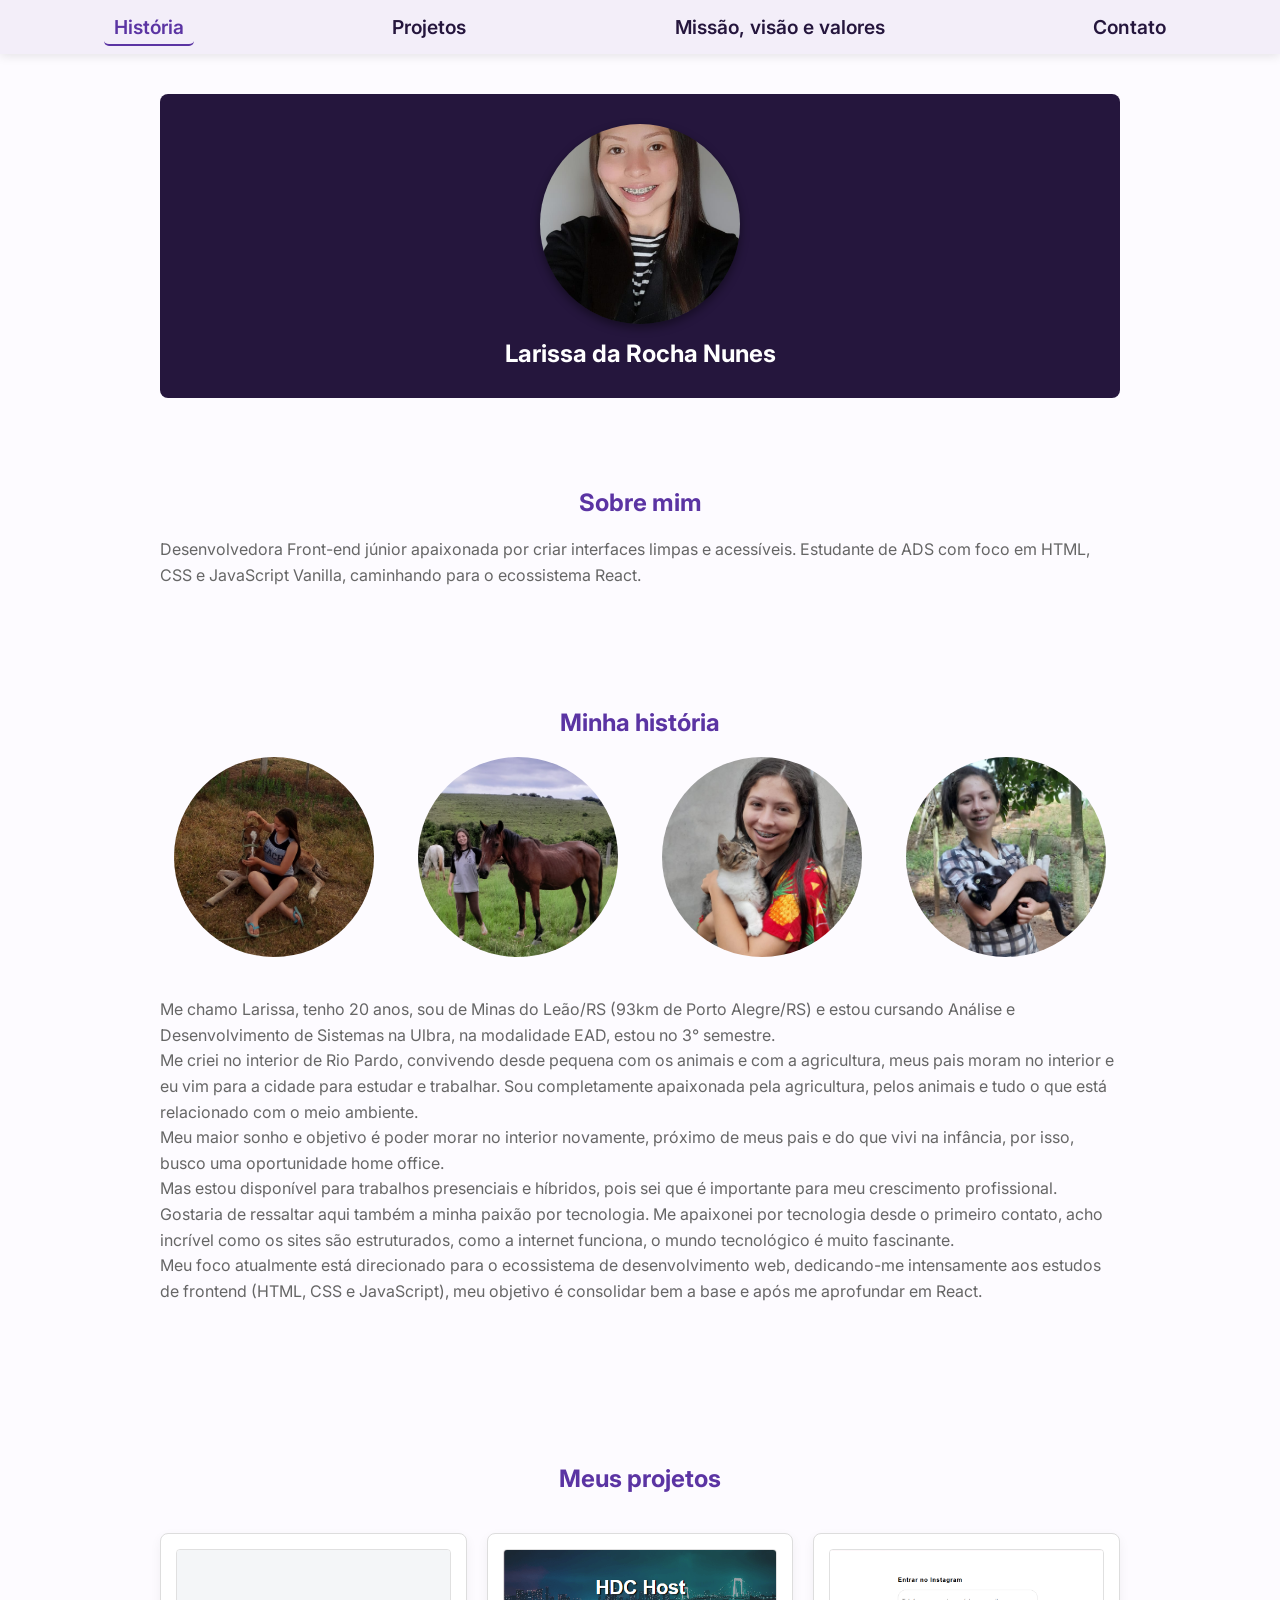
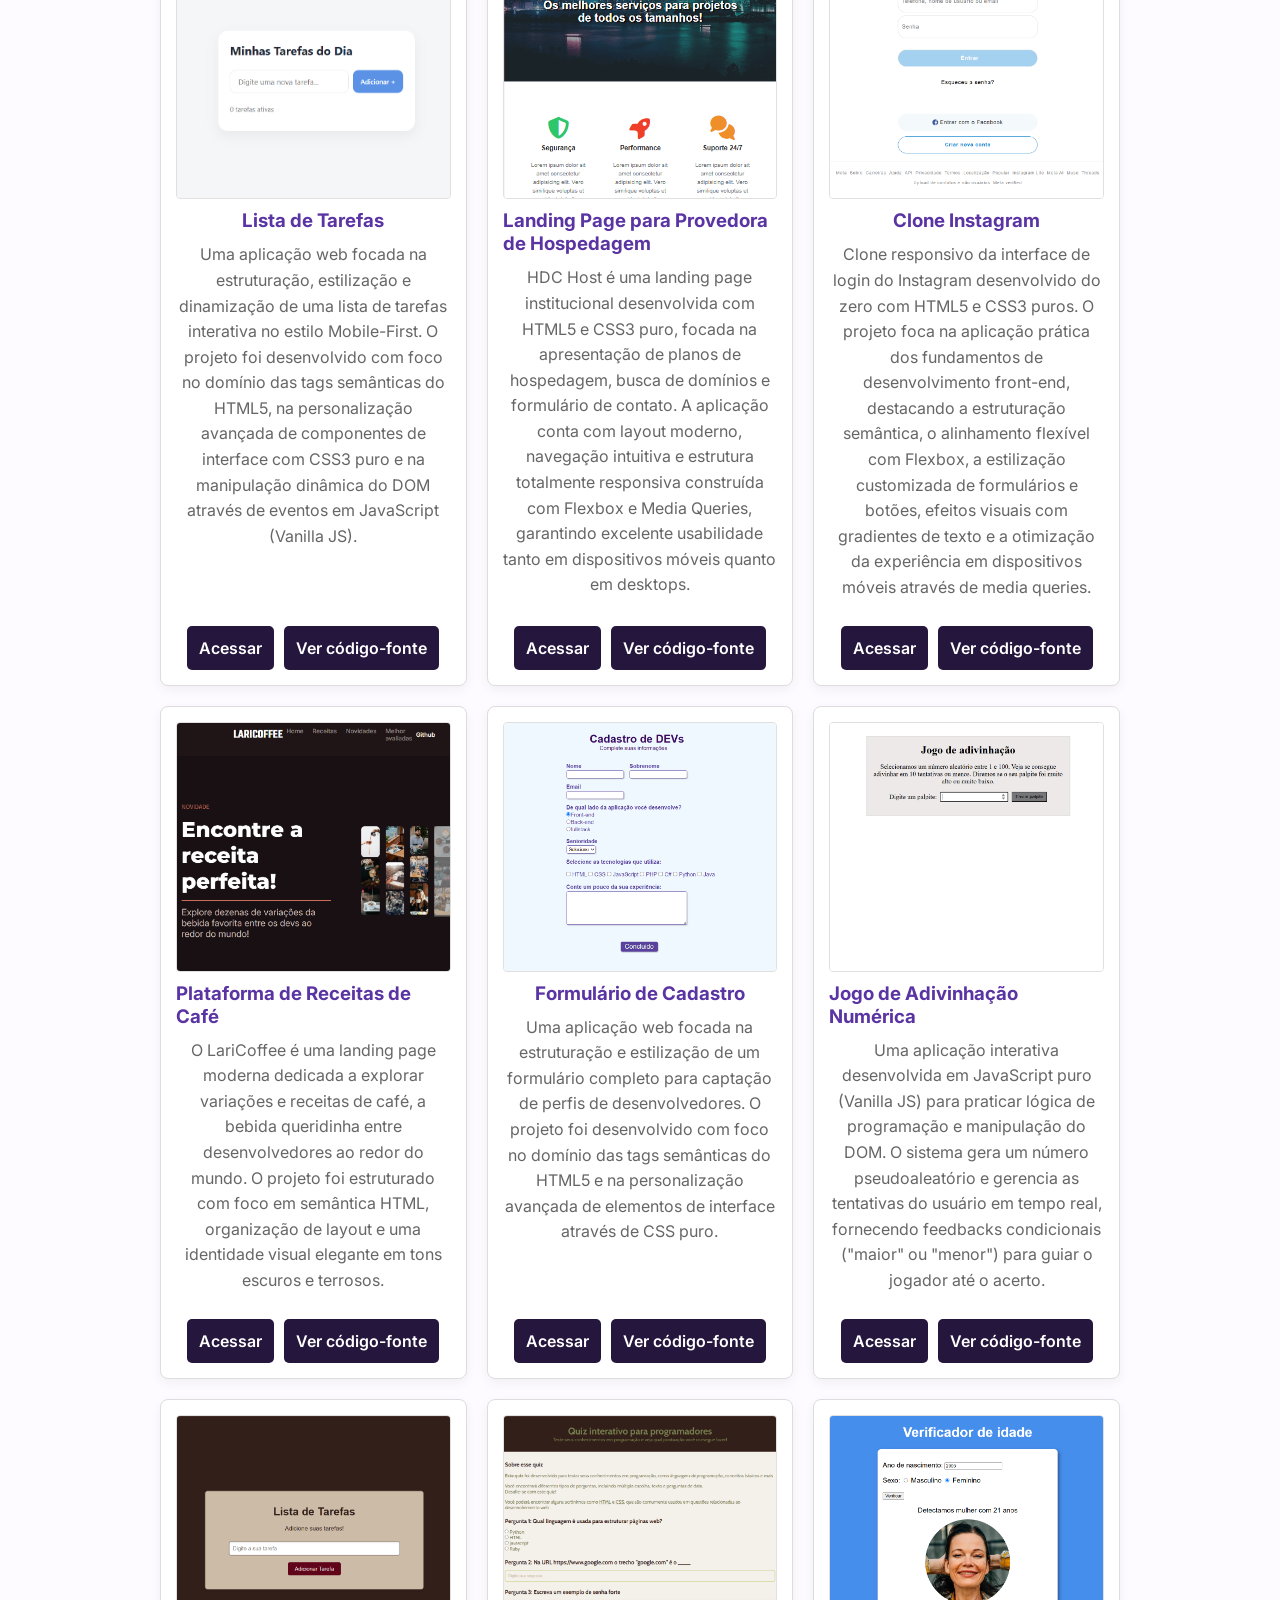
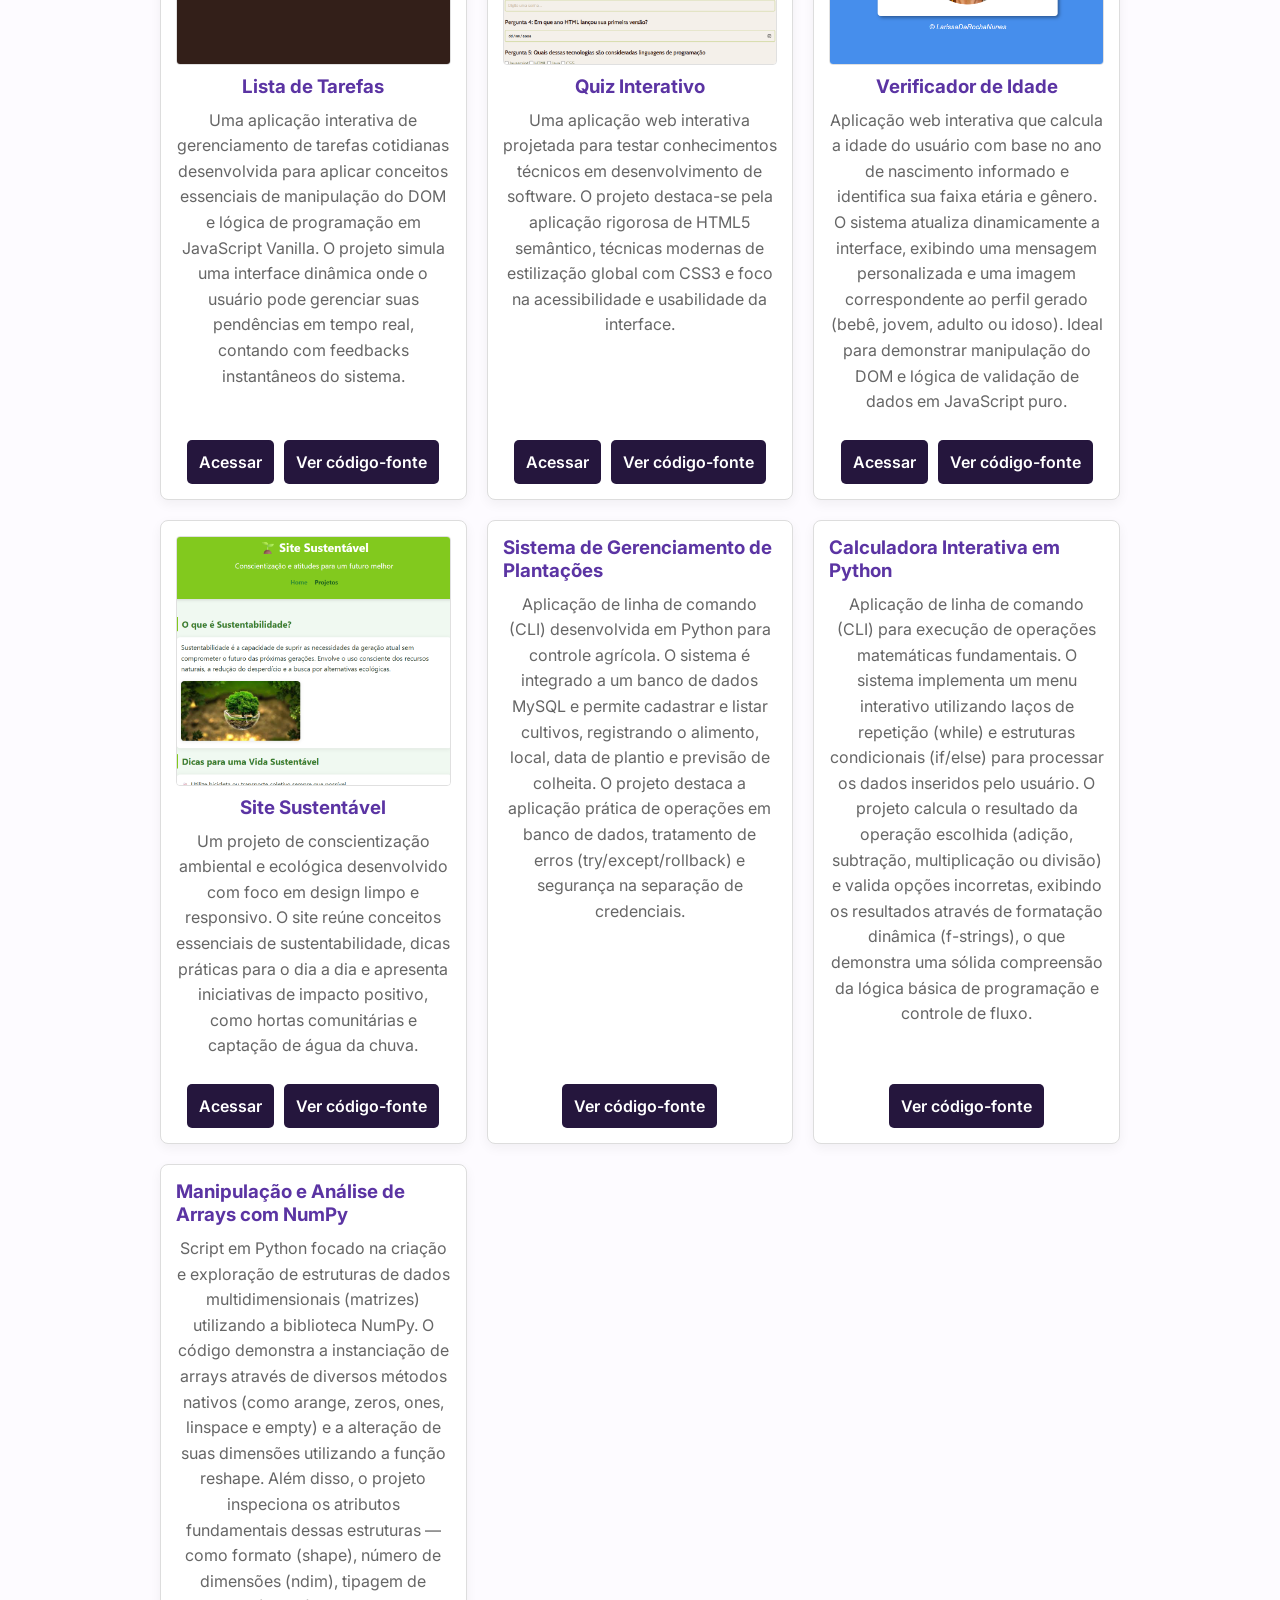
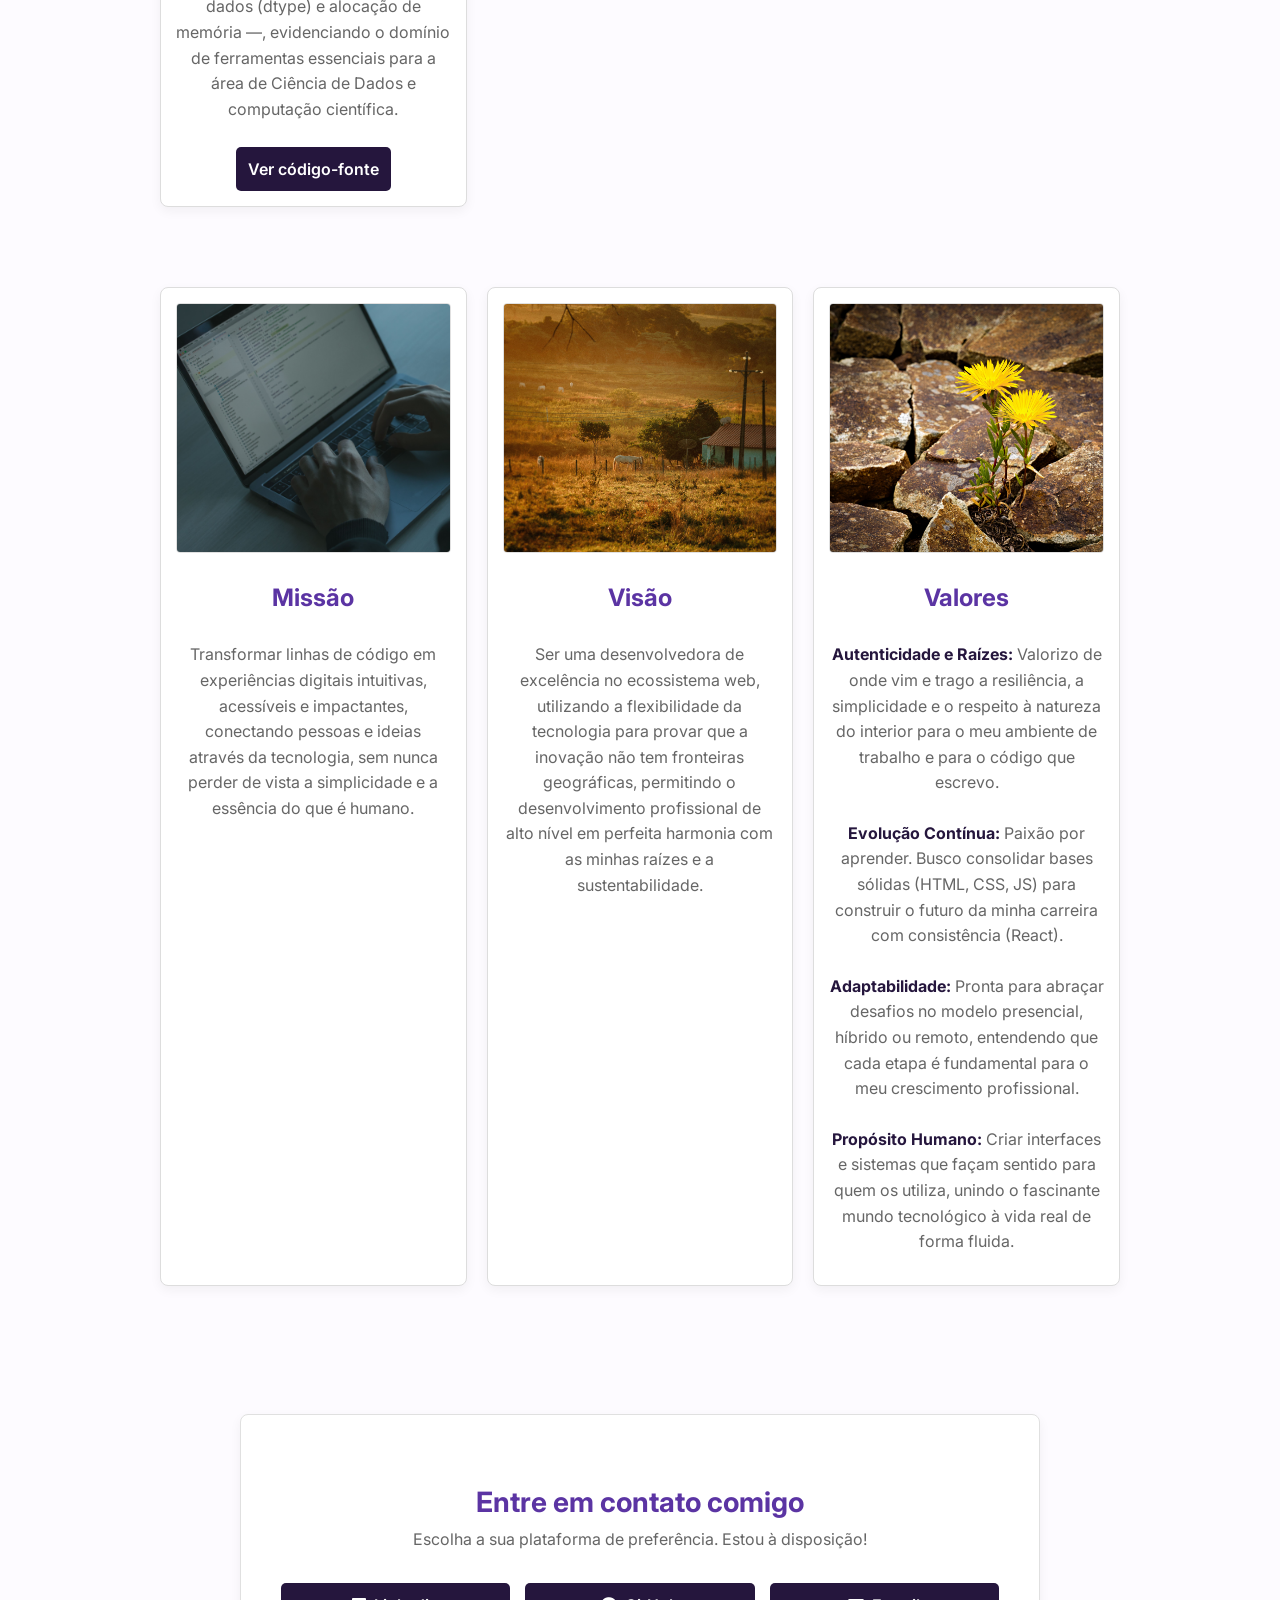
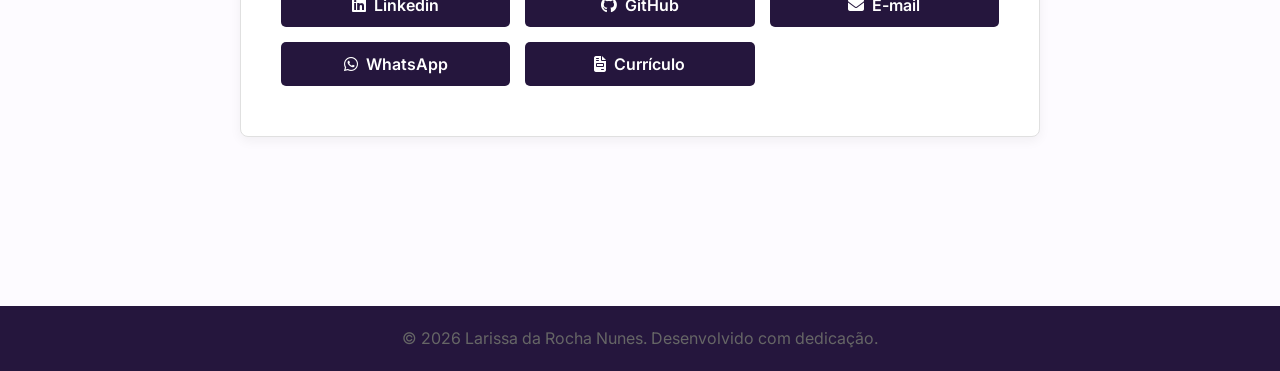
<file: index.html>
<!DOCTYPE html>
<html lang="pt-br">
<head>
    <meta charset="UTF-8">
    <meta name="viewport" content="width=device-width, initial-scale=1.0">
    <title>Portfólio Larissa da Rocha Nunes</title>
    <link rel="stylesheet" href="style.css">
    <link rel="shortcut icon" href="imagens/octocat-icone.png" type="image/x-icon">
    <link rel="stylesheet" href="https://cdnjs.cloudflare.com/ajax/libs/font-awesome/6.4.0/css/all.min.css">
</head>
<body>
    <nav id="menu">
        <!--Menu criado com JS -->
    </nav>

    <main>
        <section id="historia">
            <header>
                <img id="foto-principal" src="imagens/foto-larissa.jpeg" alt="Larissa, desenvolvedora       front-end, olhando para a câmera">
                <h1>Larissa da Rocha Nunes</h1>
            </header>
                
                <section>
                    <h2>Sobre mim</h2>
                    <p class="texto">Desenvolvedora Front-end júnior apaixonada por criar interfaces limpas e acessíveis. Estudante de ADS com foco em HTML, CSS e JavaScript Vanilla, caminhando para o ecossistema React.</p> 

                </section>
                
                <section>
                    <h2>Minha história</h2>
                    <div class="imagens-secundarias">
                        <img src="imagens/foto-larissa-fazenda.jpg" alt="Larissa sentada em um gramado, sorrindo, juntamente com um cavalo filhote, Larissa está acariciando o cavalo.">
                        <img src="imagens/foto-larissa-fazenda02.jpg" alt="Larissa sorrindo ao lado de um cavalo, em um campo verde e outro cavalo pastando ao fundo.">
                        <img src="imagens/foto-larissa-fazenda03.jpeg" alt="Larissa sorrindo com um gatinho no colo.">
                        <img src="imagens/foto-larissa-fazenda04.jpeg" alt="Larissa sorrinho com um gatinho deitado em seu colo.">
                    </div>
                    <div class="texto">
                        <p>Me chamo Larissa, tenho 20 anos, sou de Minas do Leão/RS (93km de Porto Alegre/RS) e estou cursando Análise e Desenvolvimento de Sistemas na Ulbra, na modalidade EAD, estou no 3° semestre.</p>
                        <p>Me criei no interior de Rio Pardo, convivendo desde pequena com os animais e com a agricultura, meus pais moram no interior e eu vim para a cidade para estudar e trabalhar. Sou completamente apaixonada pela agricultura, pelos animais e tudo o que está relacionado com o meio ambiente.</p>
                        <p>Meu maior sonho e objetivo é poder morar no interior novamente, próximo de meus pais e do que vivi na infância, por isso, busco uma oportunidade home office.</p>
                        <p>Mas estou disponível para trabalhos presenciais e híbridos, pois sei que é importante para meu crescimento profissional.</p>
                        <p>Gostaria de ressaltar aqui também a minha paixão por tecnologia. Me apaixonei por tecnologia desde o primeiro contato, acho incrível como os sites são estruturados, como a internet funciona, o mundo tecnológico é muito fascinante.</p>
                        <p>Meu foco atualmente está direcionado para o ecossistema de desenvolvimento web, dedicando-me intensamente aos estudos de frontend (HTML, CSS e JavaScript), meu objetivo é consolidar bem a base e após me aprofundar em React.</p>
                    </div>          
                </section>
        </section>

        <section id="projetos">
            <h2>Meus projetos</h2>
            <section class="projetos">
                <article class="projeto">
                    <img src="imagens/to-do-list.png" alt="Interface do projeto lista de tarefas">
                    <h3>Lista de Tarefas</h3>
                    <p>Uma aplicação web focada na estruturação, estilização e dinamização de uma lista de tarefas interativa no estilo Mobile-First. O projeto foi desenvolvido com foco no domínio das tags semânticas do HTML5, na personalização avançada de componentes de interface com CSS3 puro e na manipulação dinâmica do DOM através de eventos em JavaScript (Vanilla JS).</p>
                    <div class="projeto-links">
                        <a class="meu-botao" href="https://larissadarochanunes.github.io/Projetos-Frontend/to-do-list/index.html" target="_blank">Acessar
                        </a>
                        <a class="meu-botao" href="https://github.com/LarissaDaRochaNunes/Projetos-Frontend/tree/main/to-do-list" target="_blank">Ver código-fonte</a>
                    </div> 
                </article>

                <article class="projeto">
                    <img src="imagens/HDC-host.png" alt="Interface do projeto HDC Host">
                    <h3>Landing Page para Provedora de Hospedagem</h3>
                    <p>HDC Host é uma landing page institucional desenvolvida com HTML5 e CSS3 puro, focada na apresentação de planos de hospedagem, busca de domínios e formulário de contato. A aplicação conta com layout moderno, navegação intuitiva e estrutura totalmente responsiva construída com Flexbox e Media Queries, garantindo excelente usabilidade tanto em dispositivos móveis quanto em desktops.</p>
                    <div class="projeto-links">
                        <a class="meu-botao" href="https://larissadarochanunes.github.io/Projetos-Frontend/HDC-host/index.html" target="_blank">Acessar
                        </a>
                        <a class="meu-botao" href="https://github.com/LarissaDaRochaNunes/Projetos-Frontend/tree/main/HDC-host" target="_blank">Ver código-fonte</a>
                    </div> 
                </article>

                <article class="projeto">
                    <img src="imagens/clone-instagram.png" alt="Clone Instagram">
                    <h3>Clone Instagram</h3>
                    <p>Clone responsivo da interface de login do Instagram desenvolvido do zero com HTML5 e CSS3 puros. O projeto foca na aplicação prática dos fundamentos de desenvolvimento front-end, destacando a estruturação semântica, o alinhamento flexível com Flexbox, a estilização customizada de formulários e botões, efeitos visuais com gradientes de texto e a otimização da experiência em dispositivos móveis através de media queries.</p>
                    <div class="projeto-links">
                        <a class="meu-botao" href="https://larissadarochanunes.github.io/Projetos-Frontend/clone-Instagram/index.html" target="_blank">Acessar
                        </a>
                        <a class="meu-botao" href="https://github.com/LarissaDaRochaNunes/Projetos-Frontend/tree/main/clone-Instagram" target="_blank">Ver código-fonte</a>
                    </div> 
                </article>

                <article class="projeto">
                    <img src="imagens/landing-page.png" alt="Interface do projeto LariCoffee">
                    <h3>Plataforma de Receitas de Café</h3>
                    <p>O LariCoffee é uma landing page moderna dedicada a explorar variações e receitas de café, a bebida queridinha entre desenvolvedores ao redor do mundo. O projeto foi estruturado com foco em semântica HTML, organização de layout e uma identidade visual elegante em tons escuros e terrosos.</p>
                    <div class="projeto-links">
                        <a class="meu-botao" href="https://larissadarochanunes.github.io/Projetos-Frontend/landing-page/index.html" target="_blank">Acessar</a>
                        <a class="meu-botao" href="https://github.com/LarissaDaRochaNunes/Projetos-Frontend/tree/main/landing-page">Ver código-fonte</a>

                    </div>

                </article>
                <article class="projeto">
                    <img src="imagens/formulario-cadastro.png" alt="Interface do projeto Formulário de Cadastro">
                    <h3>Formulário de Cadastro</h3>
                    <p>Uma aplicação web focada na estruturação e estilização de um formulário completo para captação de perfis de desenvolvedores. O projeto foi desenvolvido com foco no domínio das tags semânticas do HTML5 e na personalização avançada de elementos de interface através de CSS puro.</p>
                    <div class="projeto-links">
                        <a class="meu-botao" href="https://larissadarochanunes.github.io/Projetos-Frontend/formulario-cadastro/index.html" target="_blank">Acessar
                        </a>
                        <a class="meu-botao" href="https://github.com/LarissaDaRochaNunes/Projetos-Frontend/tree/main/formulario-cadastro" target="_blank">Ver código-fonte</a>
                    </div> 

                </article>
                <article class="projeto">
                    <img src="imagens/jogo-de-adivinhacao.png" alt="Interface do projeto Jogo de Adivinhação Numérica">
                    <h3>Jogo de Adivinhação Numérica</h3>
                    <p>Uma aplicação interativa desenvolvida em JavaScript puro (Vanilla JS) para praticar lógica de programação e manipulação do DOM. O sistema gera um número pseudoaleatório e gerencia as tentativas do usuário em tempo real, fornecendo feedbacks condicionais ("maior" ou "menor") para guiar o jogador até o acerto.</p>
                    <div class="projeto-links">
                        <a class="meu-botao" href="https://larissadarochanunes.github.io/Projetos-Frontend/jogo-de-adivinhacao/index.html" target="_blank">Acessar
                        </a>
                        <a class="meu-botao" href="https://github.com/LarissaDaRochaNunes/Projetos-Frontend/tree/main/jogo-de-adivinhacao" target="_blank">Ver código-fonte</a>
                    </div>
                </article>
                <article class="projeto">
                    <img src="imagens/lista-de-tarefas.png" alt="Interface do projeto Lista de Tarefas">
                    <h3>Lista de Tarefas</h3>
                    <p>Uma aplicação interativa de gerenciamento de tarefas cotidianas desenvolvida para aplicar conceitos essenciais de manipulação do DOM e lógica de programação em JavaScript Vanilla. O projeto simula uma interface dinâmica onde o usuário pode gerenciar suas pendências em tempo real, contando com feedbacks instantâneos do sistema.</p>
                    <div class="projeto-links">
                        <a class="meu-botao" href="https://larissadarochanunes.github.io/Projetos-Frontend/lista-de-Tarefas/index.html" target="_blank">
                        Acessar</a>
                        <a class="meu-botao" href="https://github.com/LarissaDaRochaNunes/Projetos-Frontend/tree/main/lista-de-Tarefas" target="_blank">Ver código-fonte</a>
                    </div>
                </article>
                <article class="projeto">
                    <img src="imagens/quiz-interativo.png" alt="Interface do projeto Quiz Interativo">
                    <h3>Quiz Interativo</h3>
                    <p>Uma aplicação web interativa projetada para testar conhecimentos técnicos em desenvolvimento de software. O projeto destaca-se pela aplicação rigorosa de HTML5 semântico, técnicas modernas de estilização global com CSS3 e foco na acessibilidade e usabilidade da interface.</p>
                    <div class="projeto-links">
                        <a class="meu-botao" href="https://larissadarochanunes.github.io/Projetos-Frontend/quiz-interativo/index.html" target="_blank"> Acessar
                        </a>
                        <a class="meu-botao" href="https://github.com/LarissaDaRochaNunes/Projetos-Frontend/tree/main/quiz-interativo" target="_blank">Ver código-fonte</a>
                    </div>
                </article>
                <article class="projeto">
                    <img src="imagens/verificador-de-idade.png" alt="Interface do projeto Verificador de Idade">
                    <h3>Verificador de Idade</h3>
                    <p>Aplicação web interativa que calcula a idade do usuário com base no ano de nascimento informado e identifica sua faixa etária e gênero. O sistema atualiza dinamicamente a interface, exibindo uma mensagem personalizada e uma imagem correspondente ao perfil gerado (bebê, jovem, adulto ou idoso). Ideal para demonstrar manipulação do DOM e lógica de validação de dados em JavaScript puro.</p>
                    <div class="projeto-links">
                        <a class="meu-botao" href="https://larissadarochanunes.github.io/Projetos-Frontend/verificador-de-idade/index.html" target="_blank">Acessar</a>
                        <a class="meu-botao" href="https://github.com/LarissaDaRochaNunes/Projetos-Frontend/tree/main/verificador-de-idade" target="_blank">Ver código-fonte</a>
                    </div>
                </article>
                <article class="projeto">
                    <img src="imagens/site-sustentavel.png" alt="Interface do projeto Site Sustentável">
                    <h3>Site Sustentável</h3>
                    <p>Um projeto de conscientização ambiental e ecológica desenvolvido com foco em design limpo e responsivo. O site reúne conceitos essenciais de sustentabilidade, dicas práticas para o dia a dia e apresenta iniciativas de impacto positivo, como hortas comunitárias e captação de água da chuva.</p>
                    <div class="projeto-links">
                        <a class="meu-botao" href="https://larissadarochanunes.github.io/Site-sustentavel/" target="_blank">Acessar</a>
                        <a class="meu-botao" href="https://github.com/LarissaDaRochaNunes/Site-sustentavel" target="_blank">Ver código-fonte</a>
                    </div>
                </article>
                <article class="projeto">
                    <h3>Sistema de Gerenciamento de Plantações</h3>
                    <p>Aplicação de linha de comando (CLI) desenvolvida em Python para controle agrícola. O sistema é integrado a um banco de dados MySQL e permite cadastrar e listar cultivos, registrando o alimento, local, data de plantio e previsão de colheita. O projeto destaca a aplicação prática de operações em banco de dados, tratamento de erros (try/except/rollback) e segurança na separação de credenciais.</p>
                    <div class="projeto-links">
                        <a class="meu-botao" href="https://github.com/LarissaDaRochaNunes/Projetos-Python/blob/main/registro.plantacoes.py">Ver código-fonte</a>
                    </div>
                </article>
                <article class="projeto">
                    <h3>Calculadora Interativa em Python</h3>
                    <p>Aplicação de linha de comando (CLI) para execução de operações matemáticas fundamentais. O sistema implementa um menu interativo utilizando laços de repetição (while) e estruturas condicionais (if/else) para processar os dados inseridos pelo usuário. O projeto calcula o resultado da operação escolhida (adição, subtração, multiplicação ou divisão) e valida opções incorretas, exibindo os resultados através de formatação dinâmica (f-strings), o que demonstra uma sólida compreensão da lógica básica de programação e controle de fluxo.</p>
                    <div class="projeto-links">
                        <a class="meu-botao" href="https://github.com/LarissaDaRochaNunes/Projetos-Python/blob/main/calculadora.py">Ver código-fonte</a>
                    </div>
                </article>
                <article class="projeto">
                    <h3>Manipulação e Análise de Arrays com NumPy</h3>
                    <p>Script em Python focado na criação e exploração de estruturas de dados multidimensionais (matrizes) utilizando a biblioteca NumPy. O código demonstra a instanciação de arrays através de diversos métodos nativos (como arange, zeros, ones, linspace e empty) e a alteração de suas dimensões utilizando a função reshape. Além disso, o projeto inspeciona os atributos fundamentais dessas estruturas — como formato (shape), número de dimensões (ndim), tipagem de dados (dtype) e alocação de memória —, evidenciando o domínio de ferramentas essenciais para a área de Ciência de Dados e computação científica.</p>
                    <div class="projeto-links">
                        <a class="meu-botao" href="https://github.com/LarissaDaRochaNunes/Projetos-Python/blob/main/matrizes_biblioteca_numpy">Ver código-fonte</a>
                    </div>
                </article>
            </section>
        </section>
        <section id="missao">
            <article class="card">
                <img src="imagens/notebook.jpg" alt="um notebook ligado, na tela a imagem de códigos de programação.">
                <h2>Missão</h2>
                <p>Transformar linhas de código em experiências digitais intuitivas, acessíveis e impactantes, conectando pessoas e ideias através da tecnologia, sem nunca perder de vista a simplicidade e a essência do que é humano.</p>
            </article>
            <article class="card">
                <img src="imagens/fazenda.jpg" alt="uma fazenda simples com alguns animais e uma casa antiga">
            <h2>Visão</h2>
            <p>Ser uma desenvolvedora de excelência no ecossistema web, utilizando a flexibilidade da tecnologia para provar que a inovação não tem fronteiras geográficas, permitindo o desenvolvimento profissional de alto nível em perfeita harmonia com as minhas raízes e a sustentabilidade.</p>
            </article>
            <article class="card">
                <img src="imagens/resiliencia.jpg" alt="uma flor amarela entre as pedras.">
                <h2>Valores</h2>
                <p><strong>Autenticidade e Raízes:</strong> Valorizo de onde vim e trago a resiliência, a simplicidade e o respeito à natureza do interior para o meu ambiente de trabalho e para o código que escrevo.</p>
                <p><strong>Evolução Contínua:</strong> Paixão por aprender. Busco consolidar bases sólidas (HTML, CSS, JS) para construir o futuro da minha carreira com consistência (React).</p>
                <p><strong>Adaptabilidade:</strong> Pronta para abraçar desafios no modelo presencial, híbrido ou remoto, entendendo que cada etapa é fundamental para o meu crescimento profissional.</p>
                <p><strong>Propósito Humano:</strong> Criar interfaces e sistemas que façam sentido para quem os utiliza, unindo o fascinante mundo tecnológico à vida real de forma fluida.</p>
            </article>

        </section>
        <section id="contatos">
            <div class="card-contato">
                <h2>Entre em contato comigo</h2>
                <p class="subtitulo">Escolha a sua plataforma de preferência. Estou à disposição!</p>
                
                <address class="contatos">
                    <a href="https://www.linkedin.com/in/larissa-da-rocha-nunes/" target="_blank">
                        <i class="fab fa-linkedin"></i> Linkedin
                    </a>
                    <a href="https://github.com/LarissaDaRochaNunes" target="_blank">
                        <i class="fab fa-github"></i> GitHub
                    </a>
                    <a href="mailto:larissadarochanunes47@gmail.com">
                        <i class="fas fa-envelope"></i> E-mail
                    </a>
                    <a href="https://wa.me/5551997942424" target="_blank">
                        <i class="fab fa-whatsapp"></i> WhatsApp
                    </a>
                    <a href="Curriculo-Larissa.pdf" download>
                        <i class="fa-solid fa-file-invoice"></i> Currículo</a>
                </address>
            </div>
        </section>

    </main>

    <footer>
        <p>© 2026 Larissa da Rocha Nunes. Desenvolvido com dedicação.</p>
    </footer>

    <script src="script.js"></script>
</body>
</html>
</file>
<file: style.css>
@import url('https://fonts.googleapis.com/css2?family=Inter:ital,opsz,wght@0,14..32,100..900;1,14..32,100..900&display=swap');

* {
    margin: 0;
    padding: 0;
    box-sizing: border-box;
}

html {
    scroll-behavior: smooth;
    scroll-padding-top: 70px; 
}

body {
    background-color: #FDFBFF;
    font-family: "Inter", sans-serif; 
}

#menu {
    position: sticky; 
    top: 0;
    z-index: 1000; 
    background-color: #F3EEF9;
    box-shadow: 0 2px 10px rgba(0, 0, 0, 0.1); 
}

#menu-links {
    display: flex;
    flex-direction: row;
    justify-content: space-around;
    list-style: none;
    padding: 15px 10px;
}

#menu-links li a {
    text-decoration: none;
    font-size: 1.2rem;
    font-weight: 600;
    color: #25163D;
    padding: 5px 10px;
    border-radius: 5px;
    transition: color 0.3s ease;
}

#menu-links li a:hover {
    color: #5B34A3;
}

#menu-links li a.active {
    color: #5B34A3; 
    border-bottom: 2px solid #5B34A3;
}

main {
    max-width: 1000px;
    margin: 0 auto; 
    padding: 0 20px;
    margin-bottom: 60px;
}

main section {
    padding-top: 40px;
    padding-bottom: 40px;
}

header {
    display: flex;
    flex-direction: column;
    justify-content: center;
    align-items: center;
    text-align: center;
    background-color: #25163D;
    padding: 30px 10px; 
    border-radius: 8px; 
    margin-bottom: 30px;
}

footer {
    text-align: center;
    padding: 20px 0;
    background-color: #25163D; 
    color: #fff;
    margin-bottom: 0;
}

h1 {
    color: #ffff;
    margin-top: 15px;
}

h2 {
    font-size: x-large;
    margin: 20px 0;
    color: #5B34A3;
    text-align: center; 
}

h3 {
    color: #5B34A3;
}

p {
    font-size: medium;
    line-height: 1.6; 
    color: #666;  
}

a {
    text-decoration: none;
    color: rgb(245, 242, 242);
}

strong {
    color: #25163D;
}

.texto {
    margin: 20px 0;
}

#foto-principal {
    width: 200px; 
    height: 200px; 
    object-fit: cover; 
    border-radius: 50%; 
    box-shadow: 0 4px 10px rgba(0, 0, 0, 0.418);
}

.imagens-secundarias {
    display: grid;
    grid-template-columns: repeat(auto-fit, minmax(200px, 1fr));
    gap: 16px;
    justify-content: center;
    justify-items: center;
    max-width: 1200px;
    margin: 0 auto;
    padding-bottom: 20px;
}

.imagens-secundarias img {
    width: 200px;
    height: 200px;
    object-fit: cover;
    border-radius: 50%;
}

.projetos, #missao {
    display: grid;
    grid-template-columns: repeat(auto-fit, minmax(250px, 1fr));
    gap: 20px; 
    padding: 20px 0; 
}

.projeto, .card {
    display: flex;
    align-items: center;
    flex-direction: column;
    background-color: #fff; 
    border: 1px solid #ddd; 
    border-radius: 8px;    
    padding: 15px; 
    box-sizing: border-box; 
    height: 100%;
    gap: 10px;
    box-shadow: 0 4px 12px rgba(0, 0, 0, 0.05); 
    transition: transform 0.3s ease;
}

.projeto:hover, .card:hover {
    transform: translateY(-5px); 
}

.projeto p, .card p {
    flex-grow: 1;
    margin-bottom: 15px;
    text-align: center;
}

.projeto img, .card img {
    width: 100%;      
    height: 250px; 
    object-fit: cover;
    border-radius: 4px;
    border: 1px solid #e0e0e0;
}

.projeto-links {
    display: flex;
    gap: 10px;
    width: 100%;
    justify-content: center; 
}

#contatos {
    display: flex;
    justify-content: center;
    align-items: center;
    min-height: 60vh;
    padding: 20px 0;
}

.card-contato {
    background-color: #ffffff;
    border: 1px solid #e0e0e0;
    border-radius: 8px;
    padding: 50px 40px;
    max-width: 800px;
    width: 100%;
    text-align: center;
    box-shadow: 0 4px 12px rgba(0, 0, 0, 0.05); 
}

.card-contato h2 {
    color: #5B34A3; 
    margin-bottom: 8px;
    font-size: 28px;
}

.subtitulo {
    color: #666;
    font-size: 16px;
    margin-bottom: 30px;
}

.contatos {
    display: grid;
    grid-template-columns: repeat(3, 1fr); 
    gap: 15px;
    font-style: normal;
}

.contatos a, .meu-botao {
    font-weight: 600;
    background-color: #25163D; 
    color: #ffffff;
    border-radius: 5px;
    padding: 12px; 
    text-align: center;
    display: flex;
    align-items: center;
    justify-content: center;
    gap: 8px; 
    transition: background-color 0.3s ease, transform 0.2s ease;
}

.contatos a:hover, .projeto-links a:hover {
    background-color: #5B34A3; 
    transform: translateY(-2px); 
}

@media (max-width: 600px) {
    #menu-links {
        flex-direction: column;
        align-items: center;
        gap: 15px;
    }

    #menu-links li, #menu-links li a {
        width: 100%; 
        text-align: center;
    }
}

@media (max-width: 768px) {
    .contatos {
        grid-template-columns: repeat(2, 1fr); 
    }
}

@media(max-width:440px){
    .contatos{
        grid-template-columns: 1fr;
    }
}
</file>
